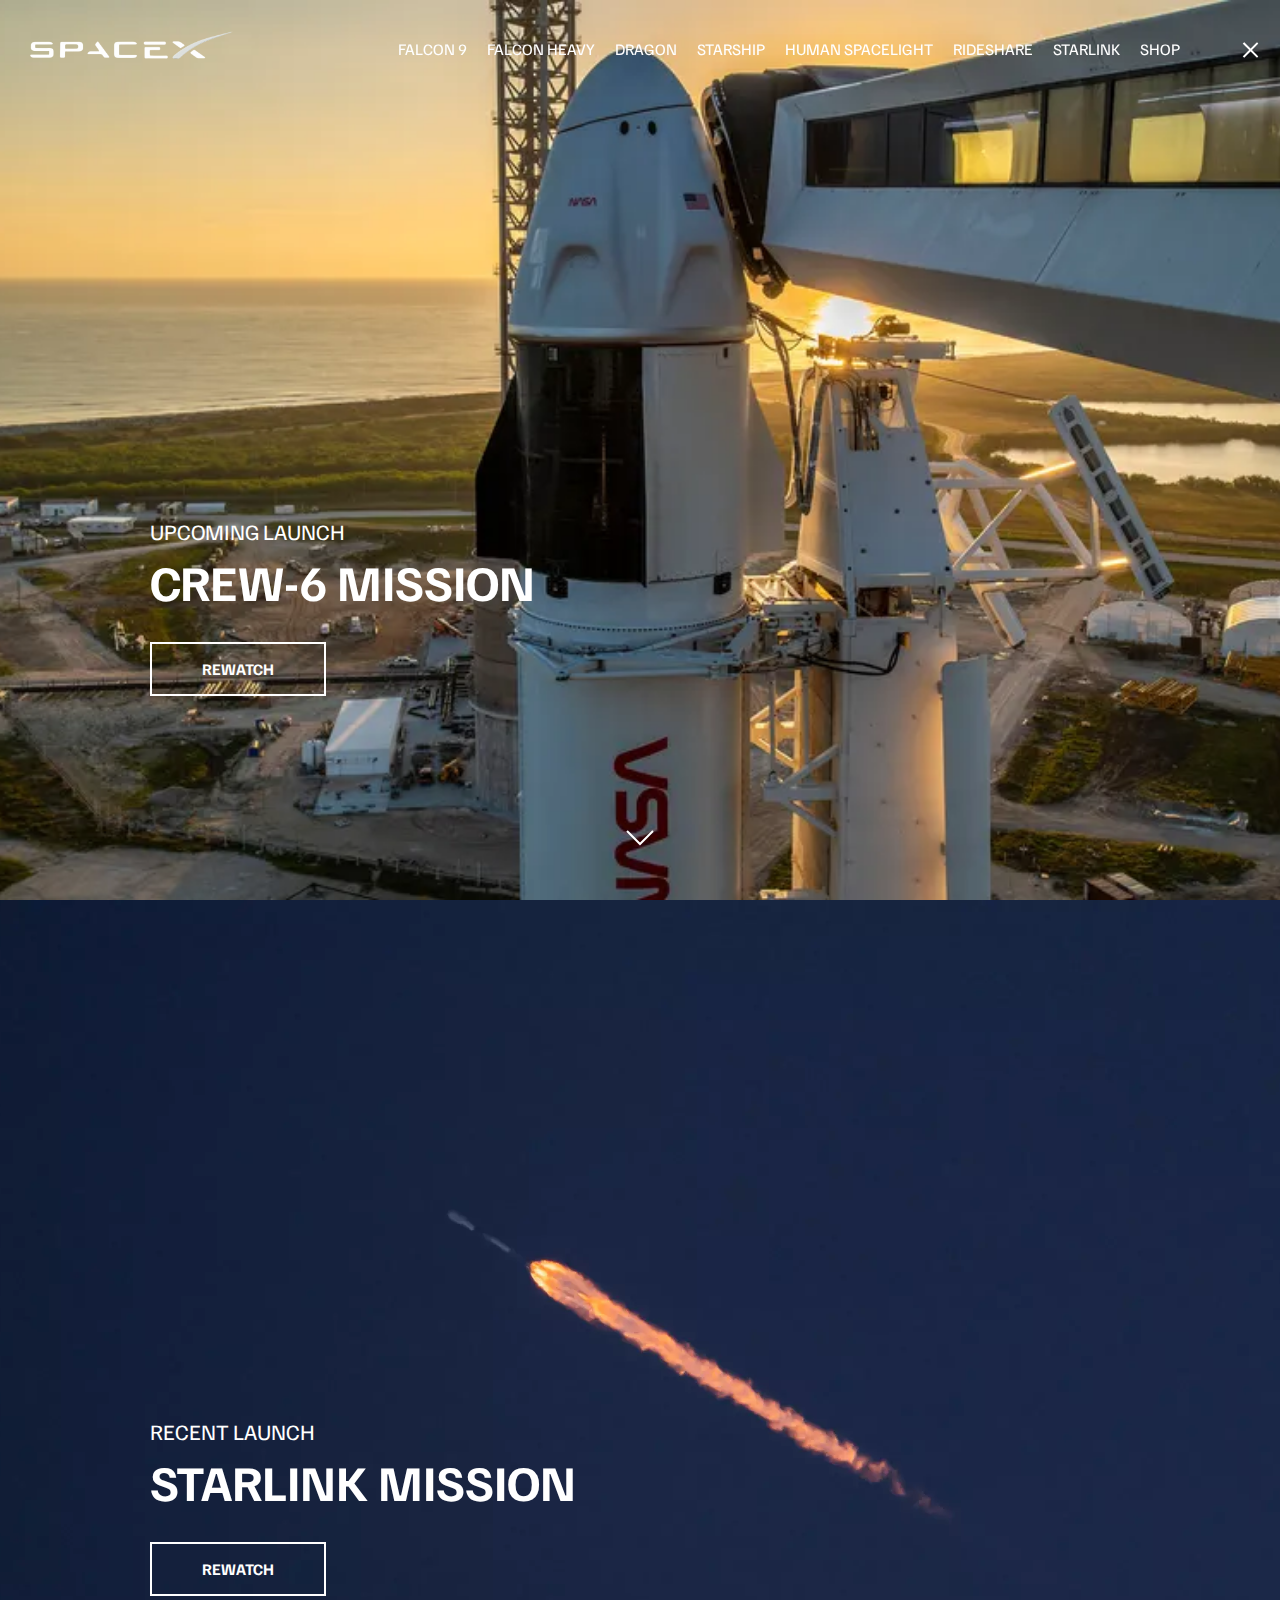
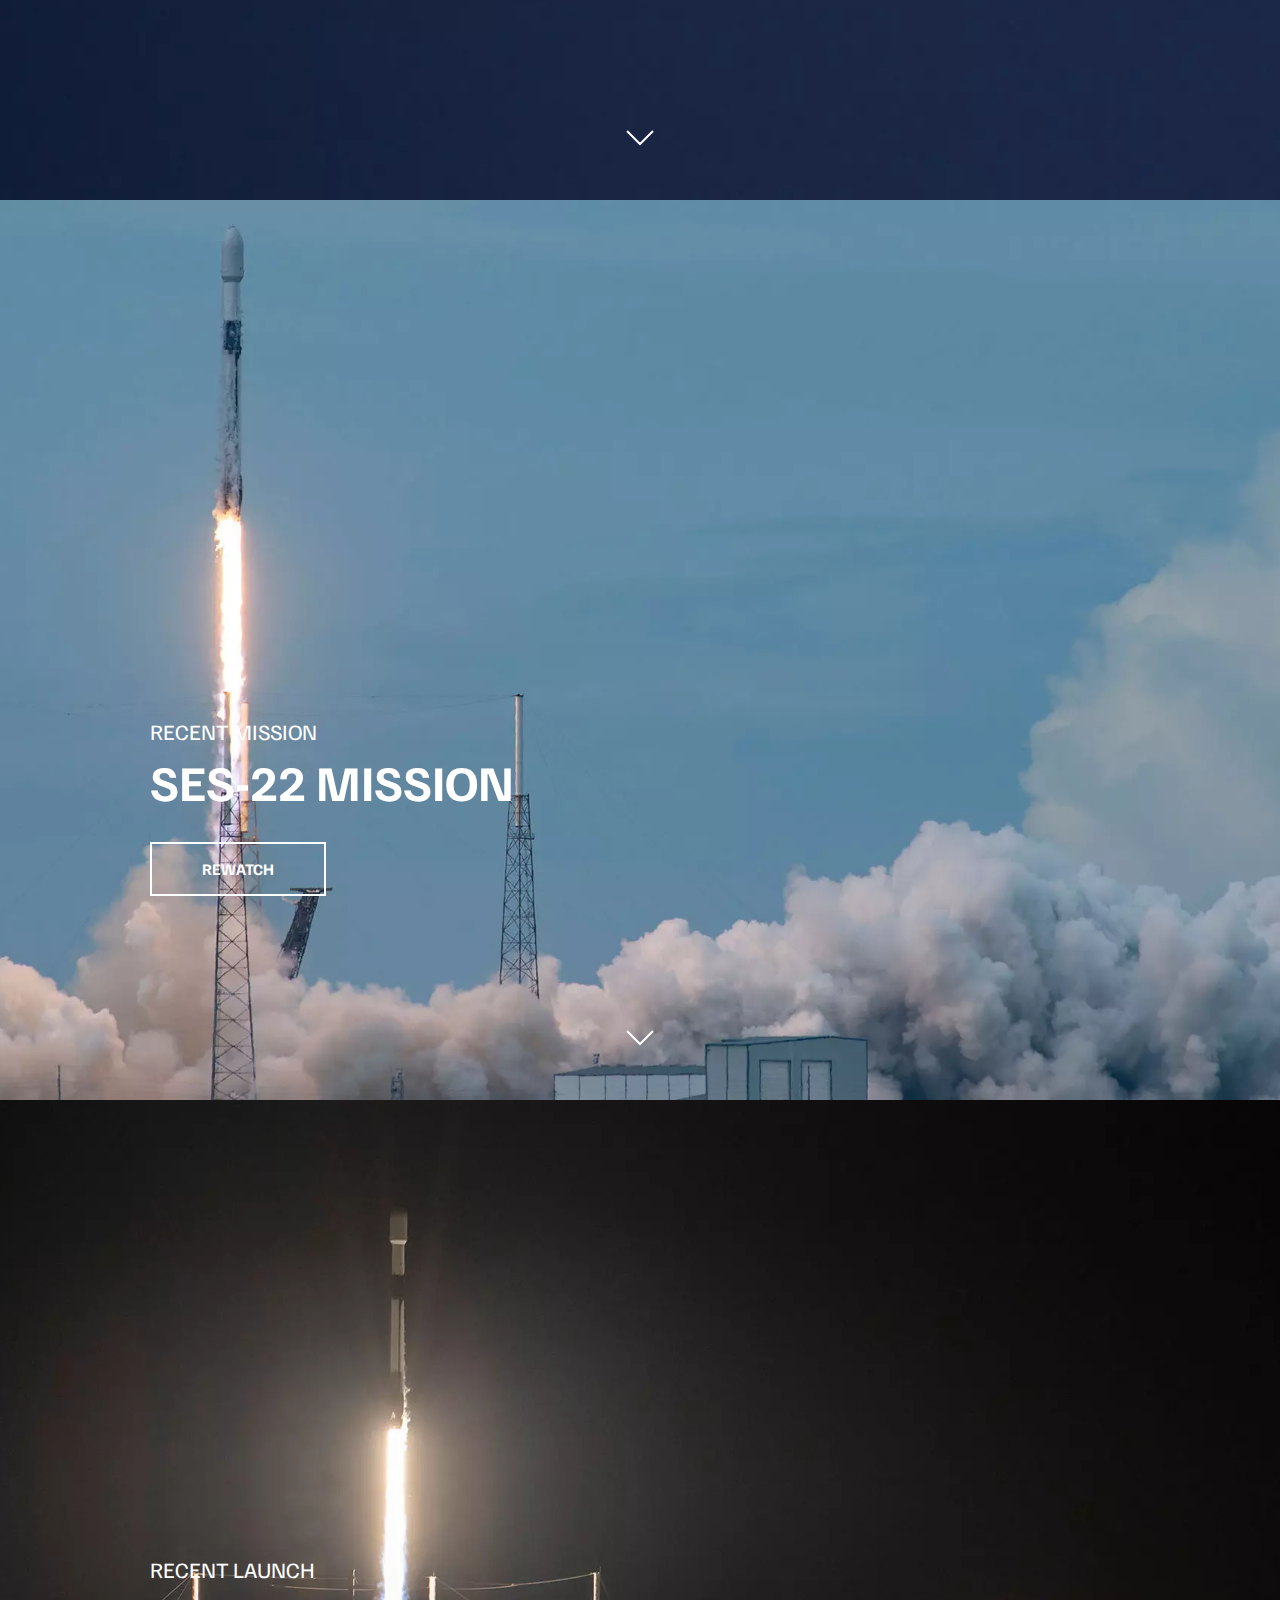
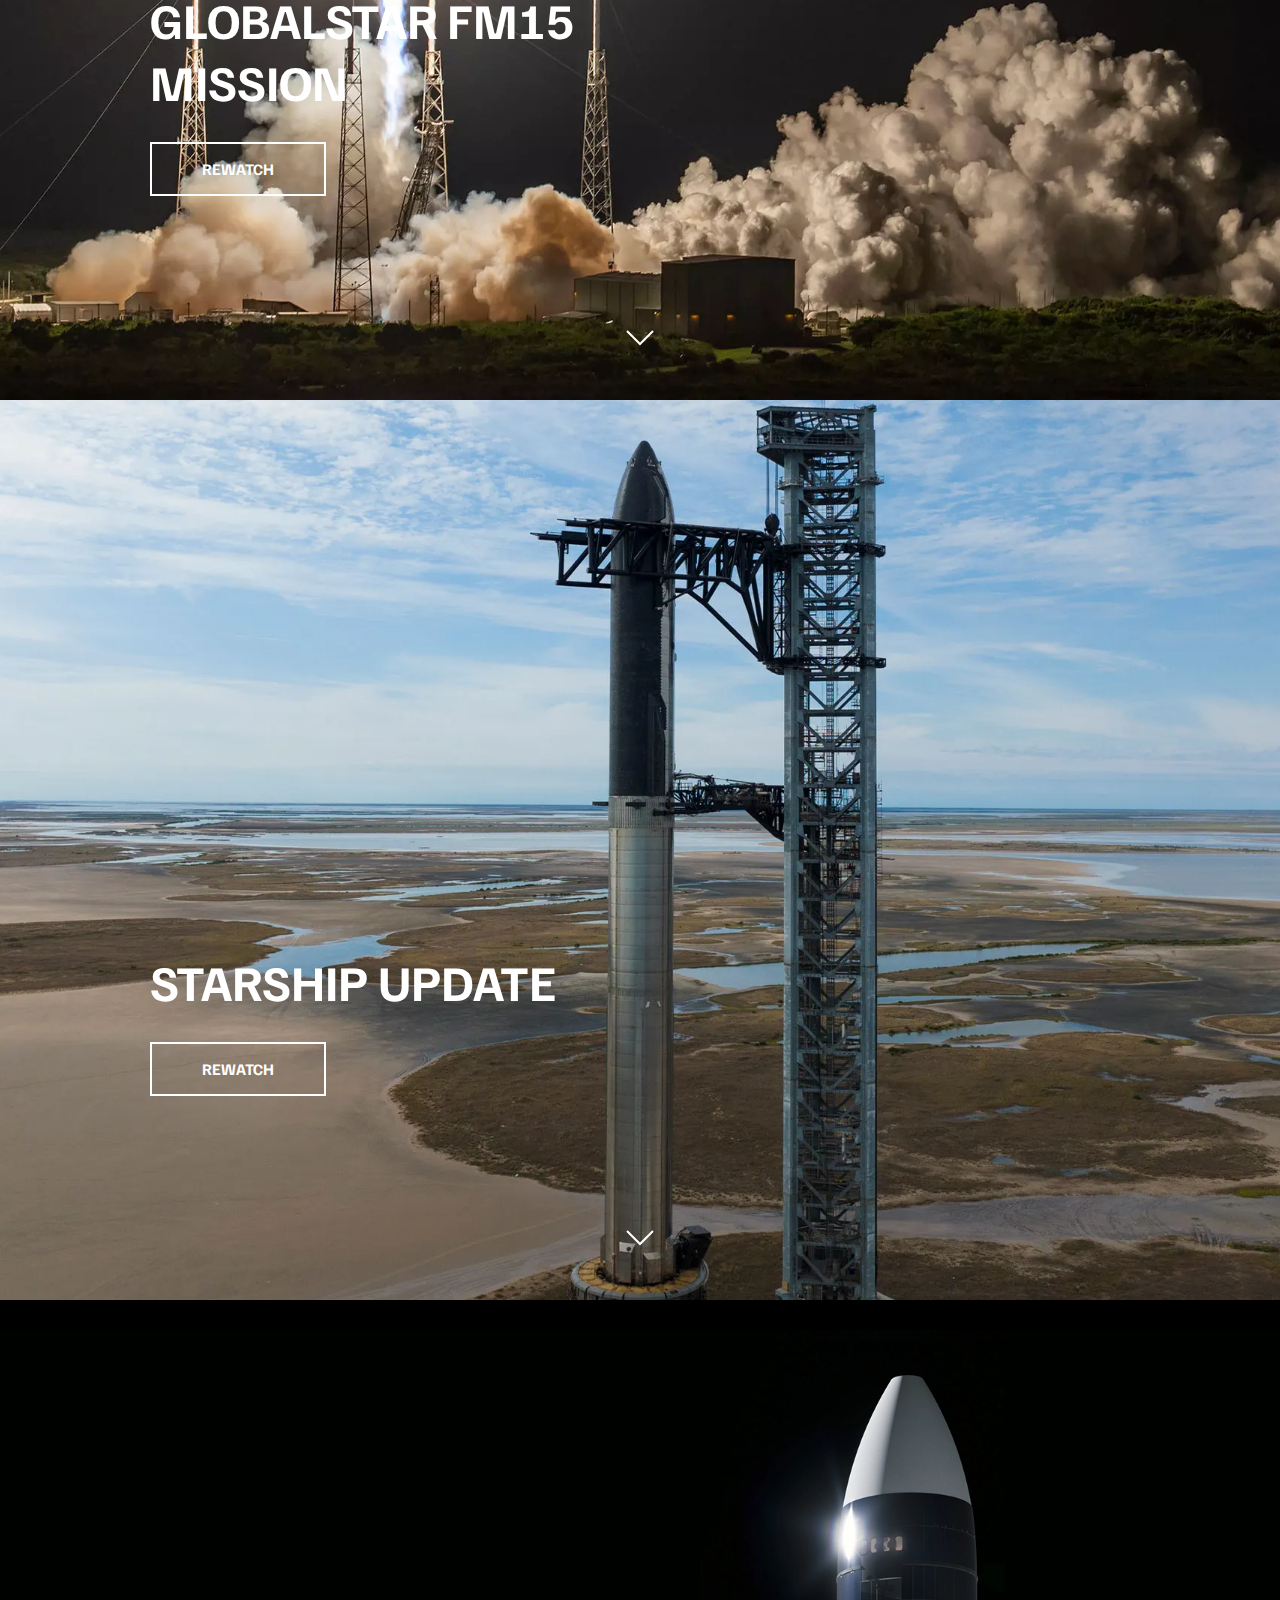
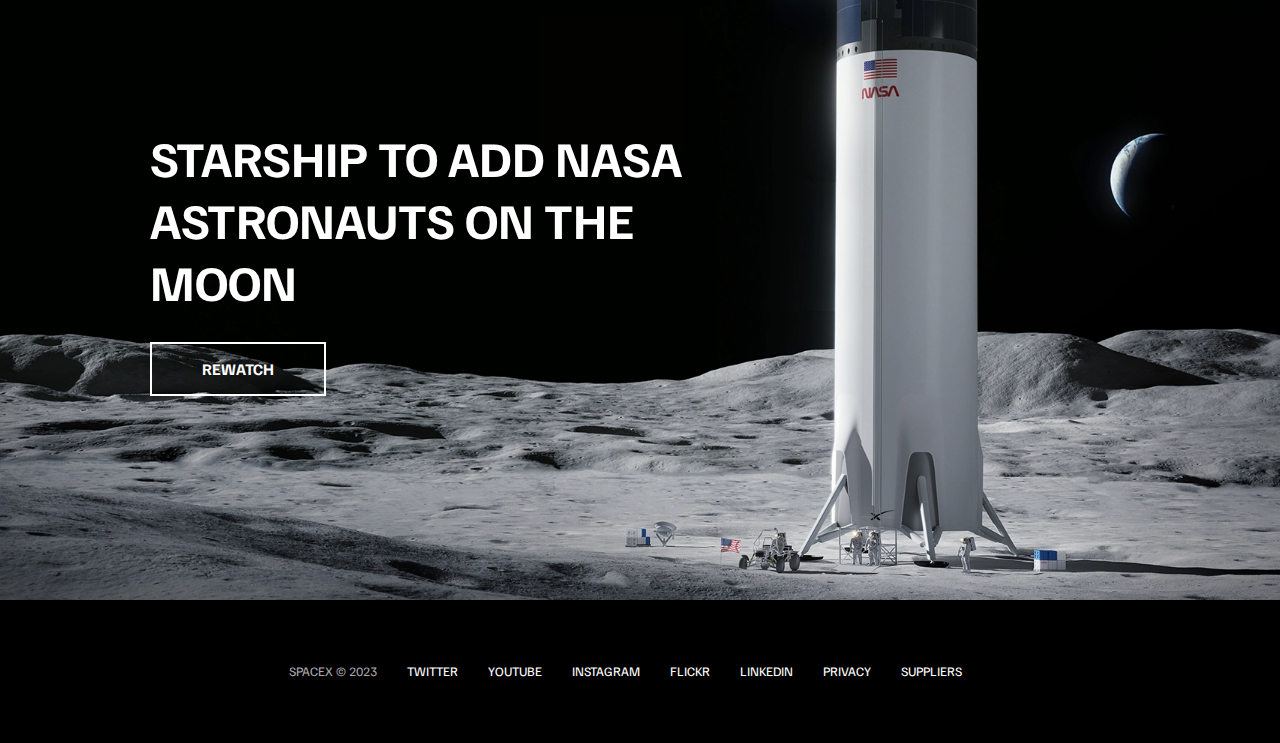
<file: index.html>
<!DOCTYPE html>
<html lang="en">
<head>
    <meta charset="UTF-8">
    <meta http-equiv="X-UA-Compatible" content="IE=edge">
    <meta name="viewport" content="width=device-width, initial-scale=1.0">
    <title>SpaceX</title>
    <link rel="stylesheet" href="./css/style.css">
</head>
<body>
    <div id="overlay"></div>
    <div id="mobile-menu" class="mobile-main-menu">
        <ul>
            <li><a href="#">Mission</a></li>
            <li><a href="#">Launches</a></li>
            <li><a href="#">Careers</a></li>
            <li><a href="#">Updates</a></li>
            <li><a href="#">Shop</a></li>

            <li class="mobile-only"><a href="falcon9.html">Falcon 9</a></li>
            <li class="mobile-only"><a href="falcon-heavy.html">Falcon Heavy</a></li>
            <li class="mobile-only"><a href="dragon.html">Dragon</a></li>
            <li class="mobile-only"><a href="#">Starship</a></li>
            <li class="mobile-only"><a href="#">Human Spacelight</a></li>
            <li class="mobile-only"><a href="#">Rideshare</a></li>
            <li class="mobile-only"><a href="#">Starlink</a></li>   
        </ul>
    </div>
    <header class="main-header">
        <div class="logo">
            <a href="index.html">
                <img src="./img/logo.png" alt="SpaceX">
            </a>
        </div>
        <nav class="desktop-main-menu">
            <ul>
                <li><a href="falcon9.html">Falcon 9</a></li>
                <li><a href="falcon-heavy.html">Falcon Heavy</a></li>
                <li><a href="dragon.html">Dragon</a></li>
                <li><a href="#">Starship</a></li>
                <li><a href="#">Human Spacelight</a></li>
                <li><a href="#">Rideshare</a></li>
                <li><a href="#">Starlink</a></li>
                <li><a href="#">Shop</a></li>
            </ul>
        </nav>
    </header>
    <!-- Hamburger Menu -->
    <button id="menu-btn" class="hamburger open" type="button">
        <span class="hamburger-top"></span>
        <span class="hamburger-middle"></span>
        <span class="hamburger-bottom"></span>
    </button>
    <!-- Section A -->
    <section class="section-a">
        <div class="section-inner">
            <h4>Upcoming Launch</h4>
            <h2>Crew-6 Mission</h2>
            <a href="#" class="btn">
                <div class="hover"></div>
                <span>Rewatch</span>
            </a>
        </div>

        <div class="scroll-arrow">
            <svg width="30px" height="20px">
                <path stroke="#ffffff" fill="none" stroke-width="2px" d="M2.000,5.000 L15.000,18.000 L28.000,5.000"></path>
            </svg>
        </div>
    </section>

    <!-- Section B -->
    <section class="section-b">
        <div class="section-inner">
            <h4>Recent Launch</h4>
            <h2>Starlink Mission</h2>
            <a href="#" class="btn">
                <div class="hover"></div>
                <span>Rewatch</span>
            </a>
        </div>

        <div class="scroll-arrow">
            <svg width="30px" height="20px">
                <path stroke="#ffffff" fill="none" stroke-width="2px" d="M2.000,5.000 L15.000,18.000 L28.000,5.000"></path>
            </svg>
        </div>
    </section>

    <!-- Section C -->
    <section class="section-c">
        <div class="section-inner">
            <h4>Recent Mission</h4>
            <h2>SES-22 Mission</h2>
            <a href="#" class="btn">
                <div class="hover"></div>
                <span>Rewatch</span>
            </a>
        </div>

        <div class="scroll-arrow">
            <svg width="30px" height="20px">
                <path stroke="#ffffff" fill="none" stroke-width="2px" d="M2.000,5.000 L15.000,18.000 L28.000,5.000"></path>
            </svg>
        </div>
    </section>

    <!-- Section D -->
    <section class="section-d">
        <div class="section-inner">
            <h4>Recent Launch</h4>
            <h2>Globalstar FM15 Mission</h2>
            <a href="#" class="btn">
                <div class="hover"></div>
                <span>Rewatch</span>
            </a>
        </div>

        <div class="scroll-arrow">
            <svg width="30px" height="20px">
                <path stroke="#ffffff" fill="none" stroke-width="2px" d="M2.000,5.000 L15.000,18.000 L28.000,5.000"></path>
            </svg>
        </div>
    </section>

<!-- Section E -->
    <section class="section-e">
        <div class="section-inner">
            <h2>Starship Update</h2>
            <a href="#" class="btn">
                <div class="hover"></div>
                <span>Rewatch</span>
            </a>
        </div>

        <div class="scroll-arrow">
            <svg width="30px" height="20px">
                <path stroke="#ffffff" fill="none" stroke-width="2px" d="M2.000,5.000 L15.000,18.000 L28.000,5.000"></path>
            </svg>
        </div>
    </section>

    <!-- Section F -->
    <section class="section-f">
        <div class="section-inner">
            <h2>Starship to add NASA astronauts on the moon</h2>
            <a href="#" class="btn">
                <div class="hover"></div>
                <span>Rewatch</span>
            </a>
        </div>
    </section>
    <footer>
        <ul>
            <li>SpaceX &copy; 2023</li>
            <li><a href="#">Twitter</a></li>
            <li><a href="#">YouTube</a></li>
            <li><a href="#">Instagram</a></li>
            <li><a href="#">Flickr</a></li>
            <li><a href="#">LinkedIn</a></li>
            <li><a href="#">Privacy</a></li>
            <li><a href="#">Suppliers</a></li>
            
        </ul>
    </footer>
    <script src="./js/script.js"></script>
</body>
</html>
</file>
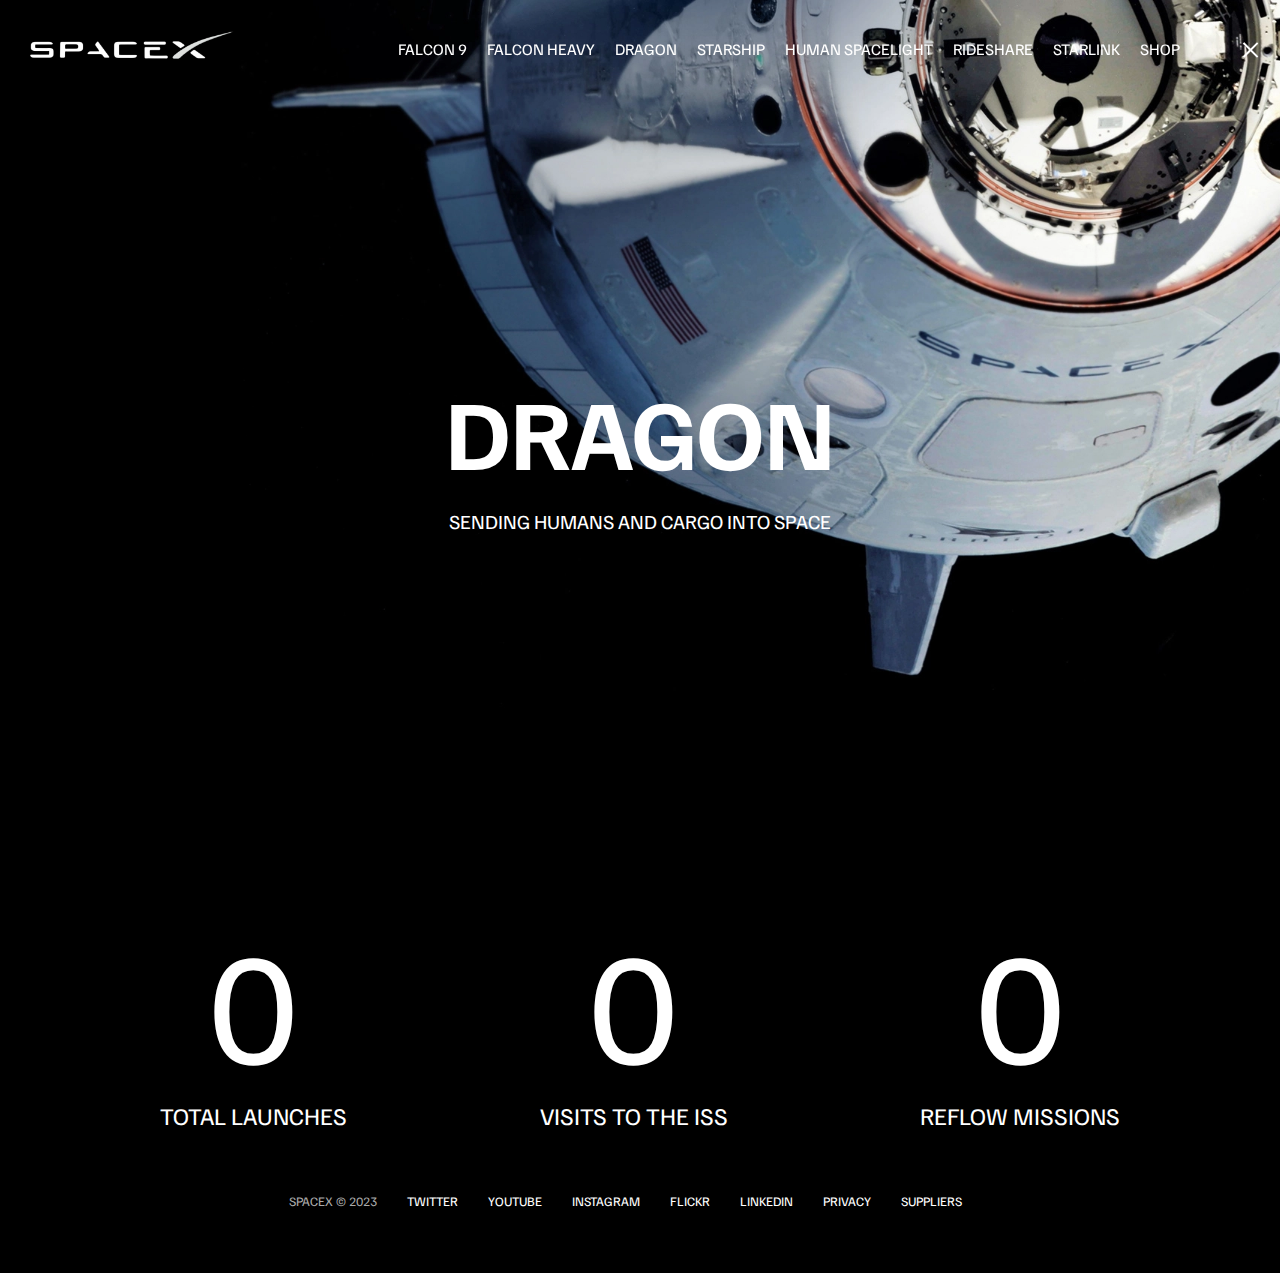
<file: dragon.html>
<!DOCTYPE html>
<html lang="en">
<head>
    <meta charset="UTF-8">
    <meta http-equiv="X-UA-Compatible" content="IE=edge">
    <meta name="viewport" content="width=device-width, initial-scale=1.0">
    <title>SpaceX - Dragon</title>
    <link rel="stylesheet" href="./css/style.css">
</head>
<body>
    <div id="overlay"></div>
    <div id="mobile-menu" class="mobile-main-menu">
        <ul>
            <li><a href="#">Mission</a></li>
            <li><a href="#">Launches</a></li>
            <li><a href="#">Careers</a></li>
            <li><a href="#">Updates</a></li>
            <li><a href="#">Shop</a></li>

            <li class="mobile-only"><a href="falcon9.html">Falcon 9</a></li>
            <li class="mobile-only"><a href="falcon-heavy.html">Falcon Heavy</a></li>
            <li class="mobile-only"><a href="dragon.html">Dragon</a></li>
            <li class="mobile-only"><a href="#">Starship</a></li>
            <li class="mobile-only"><a href="#">Human Spacelight</a></li>
            <li class="mobile-only"><a href="#">Rideshare</a></li>
            <li class="mobile-only"><a href="#">Starlink</a></li>   
        </ul>
    </div>
    <header class="main-header">
        <div class="logo">
            <a href="index.html">
                <img src="./img/logo.png" alt="SpaceX">
            </a>
        </div>
        <nav class="desktop-main-menu">
            <ul>
                <li><a href="falcon9.html">Falcon 9</a></li>
                <li><a href="falcon-heavy.html">Falcon Heavy</a></li>
                <li><a href="dragon.html">Dragon</a></li>
                <li><a href="#">Starship</a></li>
                <li><a href="#">Human Spacelight</a></li>
                <li><a href="#">Rideshare</a></li>
                <li><a href="#">Starlink</a></li>
                <li><a href="#">Shop</a></li>
            </ul>
        </nav>
    </header>
    <!-- Hamburger Menu -->
    <button id="menu-btn" class="hamburger open" type="button">
        <span class="hamburger-top"></span>
        <span class="hamburger-middle"></span>
        <span class="hamburger-bottom"></span>
    </button>
   
    <section class="section-animate bg-dragon"></section>
<div class="section-inner-center">
    <h3>Dragon</h3>
    <p>Sending humans and cargo into space</p>
</div>

<div class="stats">
    <div>
        <span class="counter" data-target="34">0</span>
        <h4>Total Launches</h4>
    </div>
    <div>
        <span class="counter" data-target="31">0</span>
        <h4>Visits to the ISS</h4>
    </div>
    <div>
        <span class="counter" data-target="13">0</span>
        <h4>Reflow Missions</h4>
    </div>
</div>

    <footer>
        <ul>
            <li>SpaceX &copy; 2023</li>
            <li><a href="#">Twitter</a></li>
            <li><a href="#">YouTube</a></li>
            <li><a href="#">Instagram</a></li>
            <li><a href="#">Flickr</a></li>
            <li><a href="#">LinkedIn</a></li>
            <li><a href="#">Privacy</a></li>
            <li><a href="#">Suppliers</a></li>
            
        </ul>
    </footer>
    <script src="./js/script.js"></script>
</body>
</html>
</file>
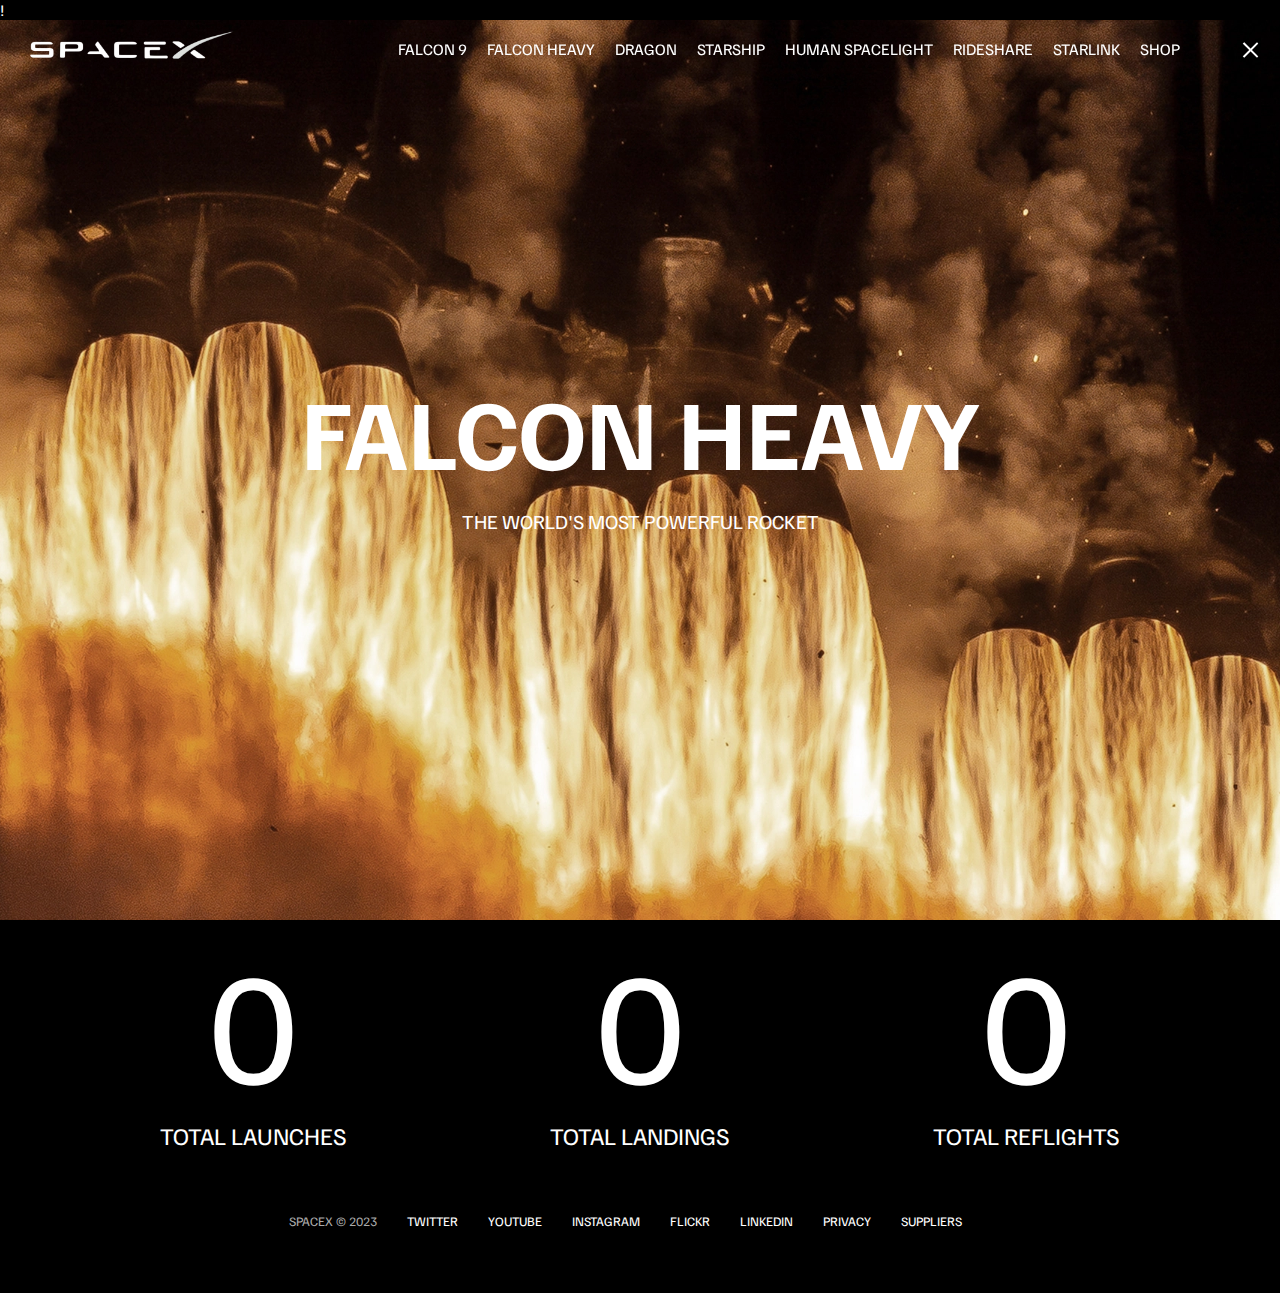
<file: falcon-heavy.html>
!<!DOCTYPE html>
<html lang="en">
<head>
    <meta charset="UTF-8">
    <meta http-equiv="X-UA-Compatible" content="IE=edge">
    <meta name="viewport" content="width=device-width, initial-scale=1.0">
    <title>SpaceX - Falcon Heavy</title>
    <link rel="stylesheet" href="./css/style.css">
</head>
<body>
    <div id="overlay"></div>
    <div id="mobile-menu" class="mobile-main-menu">
        <ul>
            <li><a href="#">Mission</a></li>
            <li><a href="#">Launches</a></li>
            <li><a href="#">Careers</a></li>
            <li><a href="#">Updates</a></li>
            <li><a href="#">Shop</a></li>

            <li class="mobile-only"><a href="falcon9.html">Falcon 9</a></li>
            <li class="mobile-only"><a href="falcon-heavy.html">Falcon Heavy</a></li>
            <li class="mobile-only"><a href="dragon.html">Dragon</a></li>
            <li class="mobile-only"><a href="#">Starship</a></li>
            <li class="mobile-only"><a href="#">Human Spacelight</a></li>
            <li class="mobile-only"><a href="#">Rideshare</a></li>
            <li class="mobile-only"><a href="#">Starlink</a></li>   
        </ul>
    </div>
    <header class="main-header">
        <div class="logo">
            <a href="index.html">
                <img src="./img/logo.png" alt="SpaceX">
            </a>
        </div>
        <nav class="desktop-main-menu">
            <ul>
                <li><a href="falcon9.html">Falcon 9</a></li>
                <li><a href="falcon-heavy.html">Falcon Heavy</a></li>
                <li><a href="dragon.html">Dragon</a></li>
                <li><a href="#">Starship</a></li>
                <li><a href="#">Human Spacelight</a></li>
                <li><a href="#">Rideshare</a></li>
                <li><a href="#">Starlink</a></li>
                <li><a href="#">Shop</a></li>
            </ul>
        </nav>
    </header>
    <!-- Hamburger Menu -->
    <button id="menu-btn" class="hamburger open" type="button">
        <span class="hamburger-top"></span>
        <span class="hamburger-middle"></span>
        <span class="hamburger-bottom"></span>
    </button>
   
    <section class="section-animate bg-falcon-heavy"></section>
<div class="section-inner-center">
    <h3>Falcon Heavy</h3>
    <p>The world's most powerful rocket</p>
</div>

<div class="stats">
    <div>
        <span class="counter" data-target="3">0</span>
        <h4>Total Launches</h4>
    </div>
    <div>
        <span class="counter" data-target="7">0</span>
        <h4>Total Landings</h4>
    </div>
    <div>
        <span class="counter" data-target="4">0</span>
        <h4>Total Reflights</h4>
    </div>
</div>

    <footer>
        <ul>
            <li>SpaceX &copy; 2023</li>
            <li><a href="#">Twitter</a></li>
            <li><a href="#">YouTube</a></li>
            <li><a href="#">Instagram</a></li>
            <li><a href="#">Flickr</a></li>
            <li><a href="#">LinkedIn</a></li>
            <li><a href="#">Privacy</a></li>
            <li><a href="#">Suppliers</a></li>
            
        </ul>
    </footer>
    <script src="./js/script.js"></script>
</body>
</html>
</file>
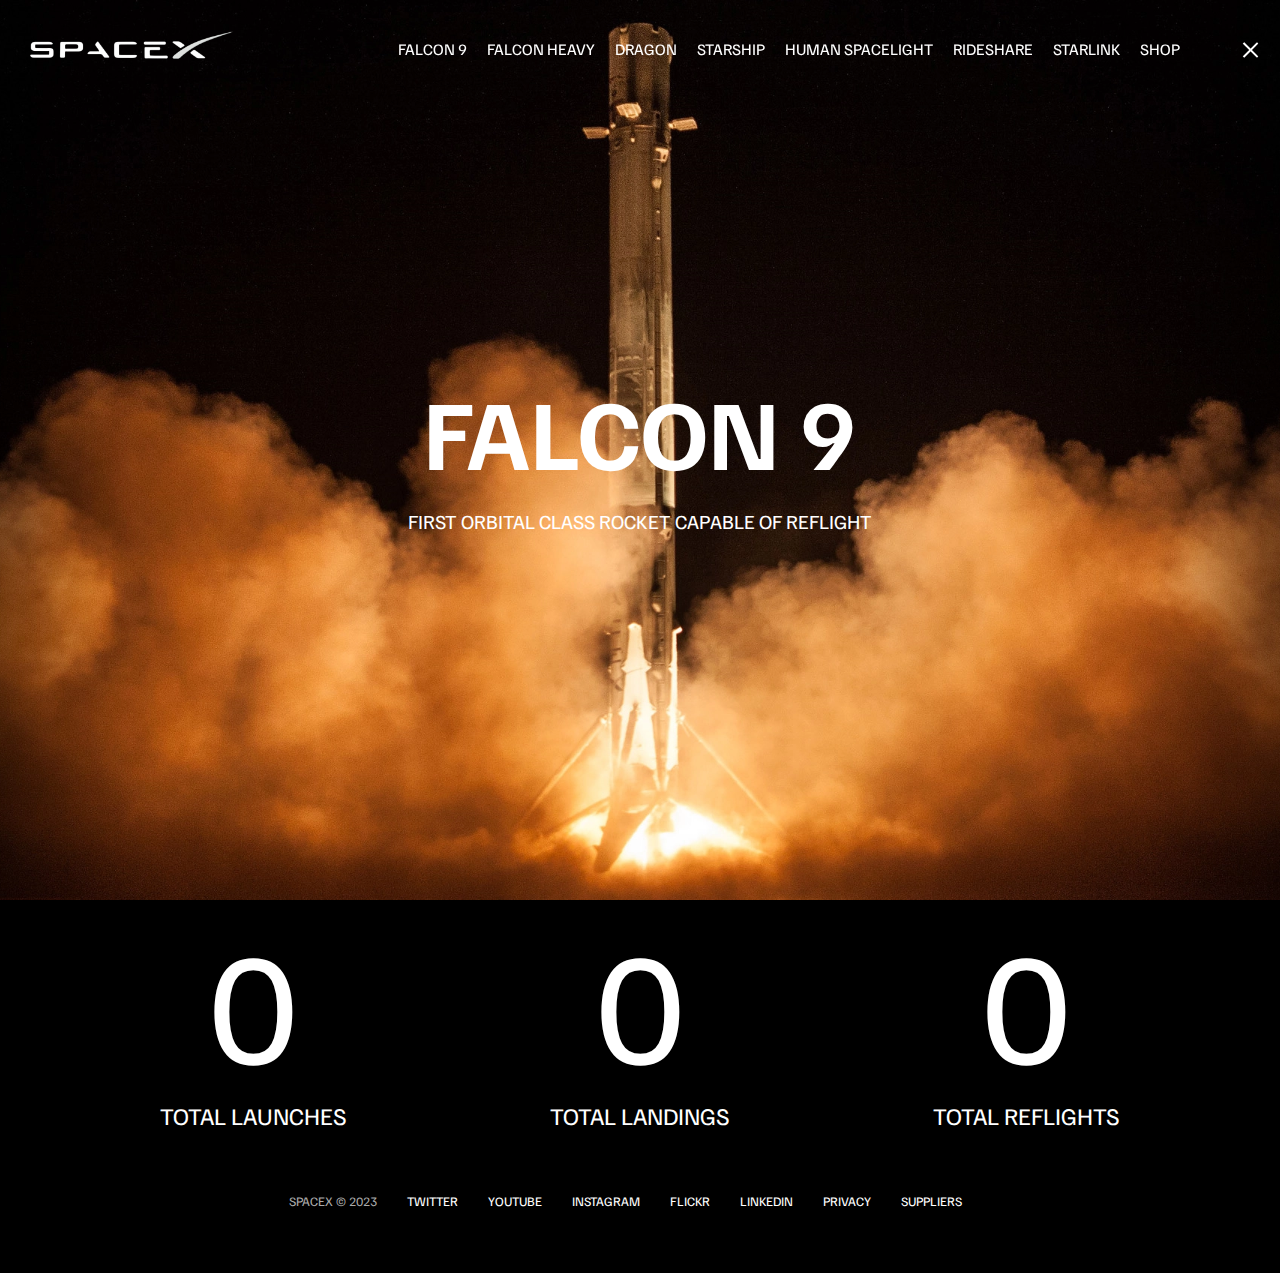
<file: falcon9.html>
<!DOCTYPE html>
<html lang="en">
<head>
    <meta charset="UTF-8">
    <meta http-equiv="X-UA-Compatible" content="IE=edge">
    <meta name="viewport" content="width=device-width, initial-scale=1.0">
    <title>SpaceX - Falcon 9</title>
    <link rel="stylesheet" href="./css/style.css">
</head>
<body>
    <div id="overlay"></div>
    <div id="mobile-menu" class="mobile-main-menu">
        <ul>
            <li><a href="#">Mission</a></li>
            <li><a href="#">Launches</a></li>
            <li><a href="#">Careers</a></li>
            <li><a href="#">Updates</a></li>
            <li><a href="#">Shop</a></li>

            <li class="mobile-only"><a href="falcon9.html">Falcon 9</a></li>
            <li class="mobile-only"><a href="falcon-heavy.html">Falcon Heavy</a></li>
            <li class="mobile-only"><a href="dragon.html">Dragon</a></li>
            <li class="mobile-only"><a href="#">Starship</a></li>
            <li class="mobile-only"><a href="#">Human Spacelight</a></li>
            <li class="mobile-only"><a href="#">Rideshare</a></li>
            <li class="mobile-only"><a href="#">Starlink</a></li>   
        </ul>
    </div>
    <header class="main-header">
        <div class="logo">
            <a href="index.html">
                <img src="./img/logo.png" alt="SpaceX">
            </a>
        </div>
        <nav class="desktop-main-menu">
            <ul>
                <li><a href="falcon9.html">Falcon 9</a></li>
                <li><a href="falcon-heavy.html">Falcon Heavy</a></li>
                <li><a href="dragon.html">Dragon</a></li>
                <li><a href="#">Starship</a></li>
                <li><a href="#">Human Spacelight</a></li>
                <li><a href="#">Rideshare</a></li>
                <li><a href="#">Starlink</a></li>
                <li><a href="#">Shop</a></li>
            </ul>
        </nav>
    </header>
    <!-- Hamburger Menu -->
    <button id="menu-btn" class="hamburger open" type="button">
        <span class="hamburger-top"></span>
        <span class="hamburger-middle"></span>
        <span class="hamburger-bottom"></span>
    </button>
   
    <section class="section-animate bg-falcon-9"></section>
<div class="section-inner-center">
    <h3>Falcon 9</h3>
    <p>First orbital class rocket capable of reflight</p>
</div>

<div class="stats">
    <div>
        <span class="counter" data-target="3">0</span>
        <h4>Total Launches</h4>
    </div>
    <div>
        <span class="counter" data-target="7">0</span>
        <h4>Total Landings</h4>
    </div>
    <div>
        <span class="counter" data-target="4">0</span>
        <h4>Total Reflights</h4>
    </div>
</div>

    <footer>
        <ul>
            <li>SpaceX &copy; 2023</li>
            <li><a href="#">Twitter</a></li>
            <li><a href="#">YouTube</a></li>
            <li><a href="#">Instagram</a></li>
            <li><a href="#">Flickr</a></li>
            <li><a href="#">LinkedIn</a></li>
            <li><a href="#">Privacy</a></li>
            <li><a href="#">Suppliers</a></li>
            
        </ul>
    </footer>
    <script src="./js/script.js"></script>
</body>
</html>
</file>
<file: css/style.css>
@import url('https://fonts.googleapis.com/css2?family=Familjen+Grotesk:wght@400;600;700&display=swap');

*,
*::before, 
*::after{
    margin: 0;
    padding: 0;
    box-sizing: border-box;
}

body{
    font-family: 'Familjen Grotesk', sans-serif;
    background: #000;
    color: #fff;
}
a{
    text-decoration: none;
    color: #fff;
}

ul{
    list-style: none;
}
/* Header/Navbar */

.main-header{
    position: fixed;
    top: 0;
    left: 0;
    width: 100%;
    z-index: 3;
    display: flex;
    justify-content: space-between;
    align-items: center;
    text-transform: uppercase;
    height: 100px;
    padding: 0 30px;
}

/* Logo */
.logo{
    width: 210px;
    height: auto;
}

.logo img{
    display: block;
    width: 100%;
    height: auto;
}

/* Desktop Menu */
.desktop-main-menu{
    margin-right: 50px;
}

.desktop-main-menu ul{
    display: flex;
}
.desktop-main-menu ul li{
    position: relative;
    margin-right: 20px;
    padding-bottom: 2px;
}

/* Menu item bottom border */
.desktop-main-menu ul li a::after{
content: '';
position:absolute;
bottom: 0;
left: 0;
width: 100%;
height: 1px;
background: #fff;
transform: scaleX(0);
transition: transform 0.6s cubic-bezier(0.19, 1,0.22,1);
transform-origin: right center;
}
.desktop-main-menu ul li a:hover::after{
    transform: scaleX(1);
    transform-origin: left center;
    transition-duration: 0.4s;
}
/* Sections */
section{
    position: relative;
    height: 100vh;
    background-position: center center;
    background-repeat: no-repeat;
    background-size: cover;
    text-transform: uppercase;
}

.section-inner{
    position: absolute;
    bottom: 200px;
    left: 150px;
    max-width: 560px;
}

.section-inner h4{
    font-size: 22px;
    margin-bottom: 5px;
    font-weight: 300;
    animation: fadeInUp 0.5s ease-in-out;
}

.section-inner h2{
    font-size: 50px;
    font-weight: 700;
    margin-bottom:20px; 
    animation: fadeInUp 0.5s ease-in-out 0.2s;
    animation-fill-mode: both; /* Stop from showing at start */
}


.section-inner a{
    animation: fadeInUp 0.5s ease-in-out 0.4s;
    animation-fill-mode: both; /* Stop from showing at start */
}

/* Background images */
.section-a{
    background-image: url(../img/section-a.webp);
}
.section-b{
    background-image: url(../img/section-b.webp);
}
.section-c{
    background-image: url(../img/section-c.webp);
}
.section-d{
    background-image: url(../img/section-d.webp);
}
.section-e{
    background-image: url(../img/section-e.webp);
}
.section-f{
    background-image: url(../img/section-f.webp);
}

.btn{
    position: relative;
    display: inline-block;
    cursor: pointer;
    text-align: center;
    min-width: 130px;
    padding: 15px 50px;
    margin-top: 10px;
    border: 2px solid #fff;
    text-transform: uppercase;
    font-weight: bold;
    overflow: hidden;
    z-index: 2;
    
}

.btn:hover span{
    color: #000;
}

.btn .hover{
    position: absolute;
    top: 0;
    left: 0;
    width: 100%;
    height: 100%;
    background-color: #fff;
    color: #000;
    z-index: -1;
    transform: translateY(100%);
    transition: transform 0.6s cubic-bezier(0.19, 1,0.22,1);
}

.btn:hover .hover{
    transform: translateY(0);
}

.scroll-arrow{
    position: absolute;
    bottom: 50px;
    left:50%;
    transform: translateX(-50%);
    animation: fadeBounce 5s infinite;
}

/*Footer */
footer{
   position: relative;
   padding: 55px 0; 
}
footer ul{
    display: flex;
    justify-content: center;
    align-items: center;
    flex-wrap: wrap;
}
footer ul li{
    margin-right: 30px;
    color: #aaa;
    text-transform: uppercase;
    font-size: 13px;
    line-height: 2.5;
}

footer ul li a{
    color: #fff;
    transition: color 0.6s;
}

footer ul li a:hover{
    color: #aaa;
}

/* Hamburger Menu */
.hamburger{
    position: fixed;
    top: 40px;
    right: 20px;
    z-index: 10;
    cursor: pointer;
    width: 20px;
    height: 20px;
    background: none;
    border: none;
}
.hamburger-top, .hamburger-middle, .hamburger-bottom{
    position: absolute;
    width: 20px;
    height: 2px;
    top: 0;
    left: 0;
    background: #fff;
    transition: all 0.5s;
}
.hamburger-middle{
    transform: translateY(5px);
}
.hamburger-bottom{
    transform: translateY(10px);
}

/* Transition hamburger to X when open */
.open{
    transform: rotate(90deg);
}
.open .hamburger-top{
    transform: rotate(45deg) translateY(6px) translateX(6px);
}
.open .hamburger-middle{
    display: none;
}
.open .hamburger-bottom{
    transform: rotate(-45deg) translateY(6px) translateX(-6px);
}

/* Overlay */
.overlay-show{
    position: fixed;
    top: 0;
    left: 0;
    width: 100%;
    height: 100%;
    background-color:rgba(0,0,0,0.5) ;
    z-index: 3;
}
/* Stop body scroll */
.stop-scrolling{
    overflow: hidden;
}
/* Hide mobile main menu items */
.mobile-only{
    display: none;
}

/* Mobile menu */
.mobile-main-menu{
    position: fixed;
    top: 0;
    right: 0;
    width: 350px;
    height: 100%;
    z-index: 4;
    background: #000;
    display: flex;
    align-items: center;
    justify-content: center;
    transform: translateX(100%);
    transition: transform 0.6s cubic-bezier(0.19,1,0.22);
}
/* Bring menu from right */
.show-menu{
    transform: translateX(0);
}

.mobile-main-menu ul{
    display: flex;
    flex-direction: column;
    align-items: end;
    justify-content: center;
    padding: 50px;
    width: 100%;
}

.mobile-main-menu ul li{
    margin-bottom: 20px;
    font-size: 18px;
    text-transform: uppercase;
    border-bottom: 1px #555 dotted;
    width: 100%;
    text-align: right;
    padding-bottom:8px;
}

.mobile-main-menu ul li a{
    color: #fff;
    transition: color 0.6s;
}
.mobile-main-menu ul li a:hover{
    color: #aaa;
}
/* Inner Pages */
.bg-falcon-9{
    background-image:url('../img/falcon-9.webp');
}
.bg-falcon-heavy{
    background-image:url('../img/falcon-heavy.webp');
}
.bg-dragon{
    background-image:url('../img/dragon.webp');
}
.section-animate{
    animation: fadeIn 2s ease-in-out;
}

.section-inner-center{
    position: absolute;
    top: 50%;
    left: 50%;
    transform: translate(-50%,-50%);
    text-transform: uppercase;
    text-align: center;
    width: 80%;
}
.section-inner-center h3{
    font-size: 100px;
    margin-bottom: 15px;
    animation: fadeInUp 0.5s ease-in-out; 
}

.section-inner-center p{
    font-size: 20px;
    animation: fadeInUp 0.5s ease-in-out 0.2s; 
    animation-fill-mode:both;
}
/* Stats */
.stats{
    max-width: 960px;
    margin: 0 auto;
    display: flex;
    align-items: center;
    justify-content: space-between;
    text-align: center;
    text-transform: uppercase;
}

.stats div span{
    font-size: 160px;
}
.stats div h4{
   font-size: 24px;
   font-weight: 300; 
}

/* Animation */

@keyframes fadeInUp{
    0%{
        opacity: 0;
        transform: translateY(140px);
    }
    100%{
        opacity: 1;
        transform: translateY(0);
    }
}
@keyframes fadeIn{
    0%{
        opacity: 0;
    }
    100%{
        opacity: 1;
    }
}

@keyframes fadeBounce{
    0%,20%,50%,80%,100%{
        opacity: 0;
        transform: translateY(-20px);
    }
    40%{
        opacity: 1;
        transform: translateY(0);
    }
}
/* Media Queries */
@media(max-width:960px){
    /* Hide desktop menu */
    .desktop-main-menu{
        display: none;
    }
    /* Show main mobile items */
    .mobile-only{
        display: block;
    }

    .section-inner-center h3{
        font-size: 75px;
    }
}

@media(max-width: 600px){
    .section-inner{
        bottom: 75px;
        left: 20px;
    }
    .section-inner h2{
        font-size: 40px;
    }
    footer ul li:first-child{
        position: absolute;
        top: 30px;
        left: 50%;
        transform: translate(-50%, -50%);
    }
    footer ul li{
        margin-right: 15px;
    }
    .logo{
        width: 150px;
        margin: auto;
    }
    

    .section-inner-center h3{
        font-size: 50px;
    }
    /* Stats */
    .stats{
        flex-direction: column;
    }
    .stats div{
        margin-bottom: 20px;
    }
}
</file>
